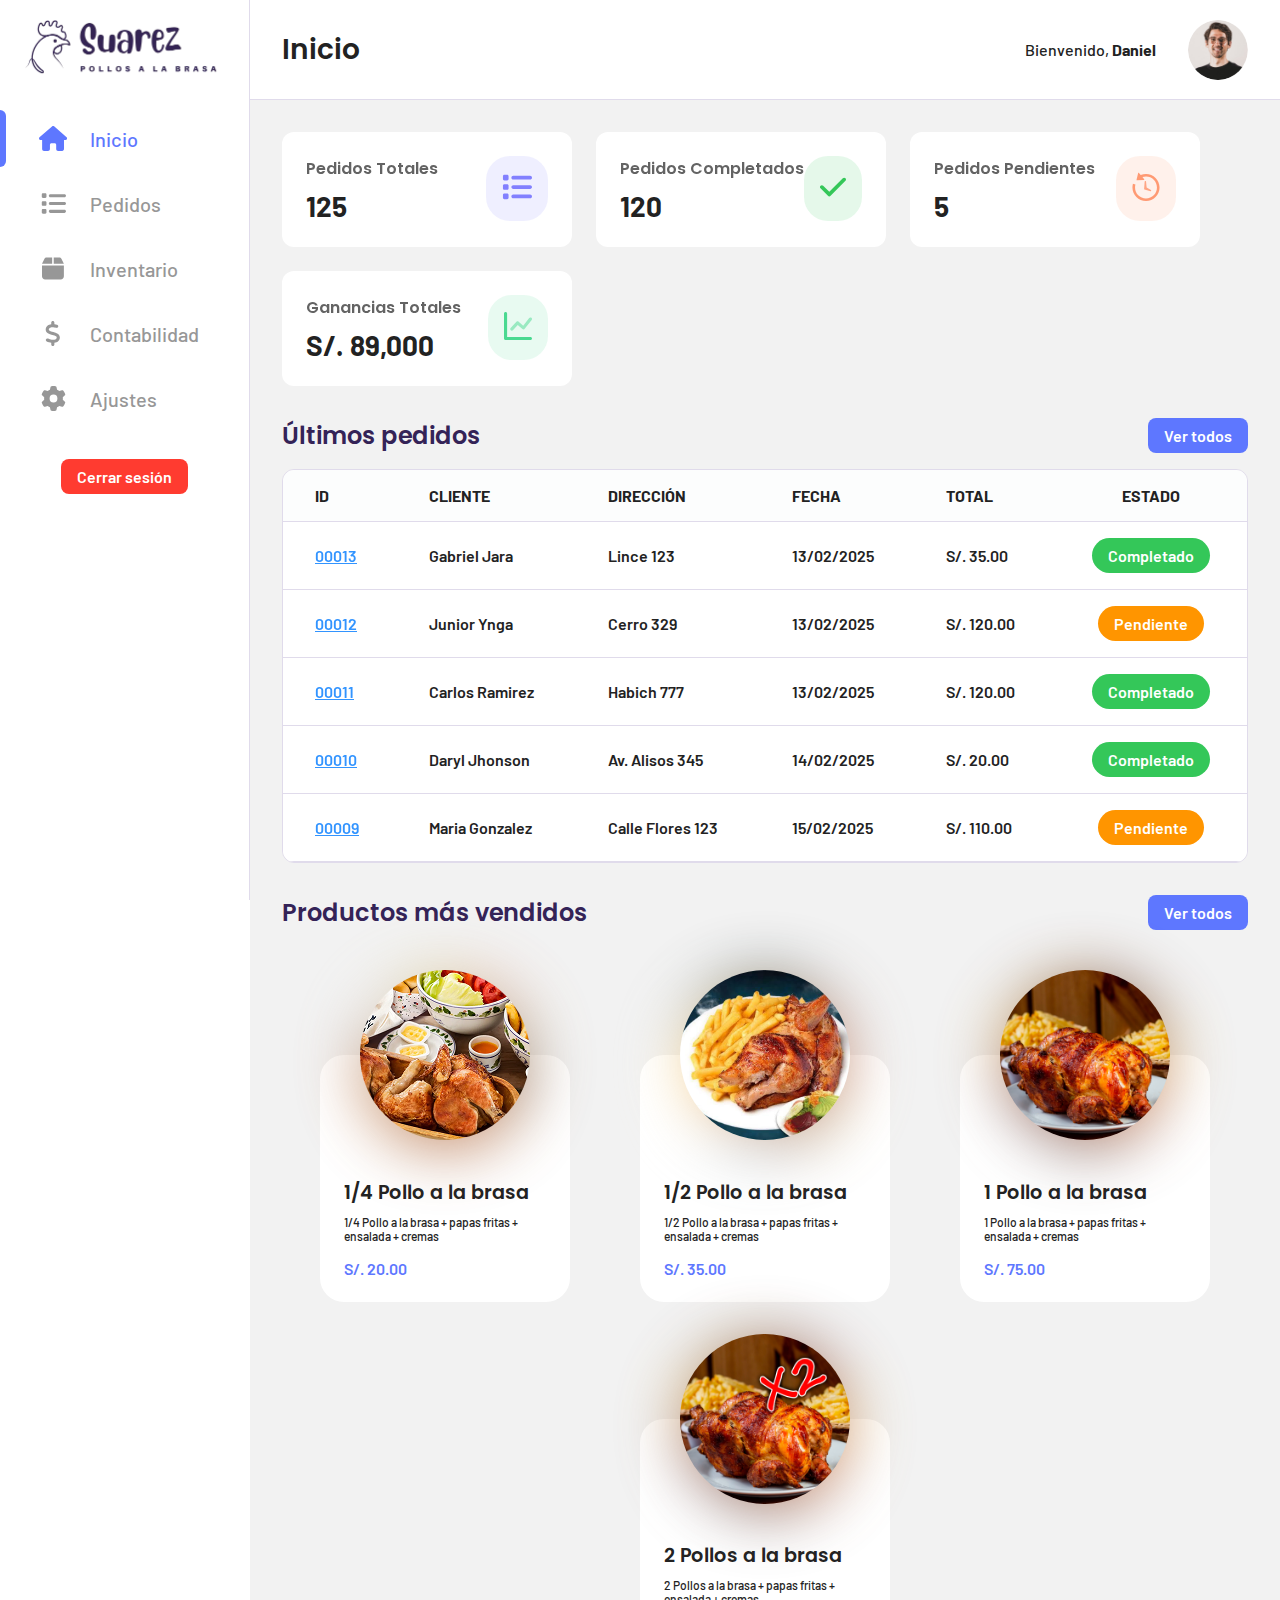
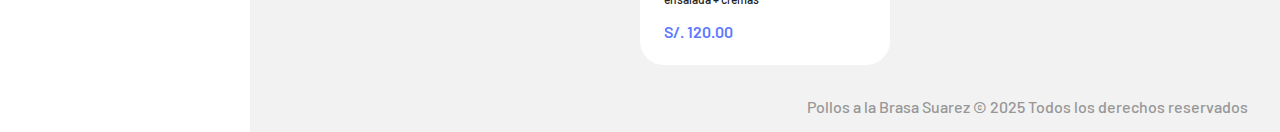
<file: dashboard.html>
<!DOCTYPE html>
<html lang="es-pe">

<head>
    <meta charset="UTF-8">
    <meta name="viewport" content="width=device-width, initial-scale=1.0">
    <title>Pollería Suarez - Inicio</title>
    <link rel="shortcut icon" href="img/icono.png" type="image/x-icon">

    <link rel="stylesheet" href="/css/index.css">
    <link rel="stylesheet" href="/css/sidebar&header.css">
    <link rel="stylesheet" href="/css/dashboard.css">
    <link rel="stylesheet" href="/css/orders-table.css">
    <link rel="stylesheet" href="/css/product-card.css">
    <link rel="stylesheet" href="/css/popup.css">
    <link rel="stylesheet" href="/css/orderDetailPopup.css">
</head>

<body>
    <div class="sidebar" data-page="dashboard"></div>

    <header>
        <h1>Inicio</h1>

        <div class="profile-info">
            <p>Bienvenido, <strong id="user-name">Daniel</strong></p>
            <img src="/img/user-pfp.png" alt="Foto de perfil">
        </div>

        <button id="toggle-sidebar">
            <svg xmlns="http://www.w3.org/2000/svg"
                viewBox="0 0 448 512"><!--!Font Awesome Free 6.7.2 by @fontawesome - https://fontawesome.com License - https://fontawesome.com/license/free Copyright 2025 Fonticons, Inc.-->
                <path
                    d="M0 96C0 78.3 14.3 64 32 64l384 0c17.7 0 32 14.3 32 32s-14.3 32-32 32L32 128C14.3 128 0 113.7 0 96zM0 256c0-17.7 14.3-32 32-32l384 0c17.7 0 32 14.3 32 32s-14.3 32-32 32L32 288c-17.7 0-32-14.3-32-32zM448 416c0 17.7-14.3 32-32 32L32 448c-17.7 0-32-14.3-32-32s14.3-32 32-32l384 0c17.7 0 32 14.3 32 32z" />
            </svg>
        </button>
    </header>

    <main>
        <section id="info-cards">
            <div class="info-card">
                <div class="icon-wrapper">
                    <svg width="30" height="26" viewBox="0 0 30 26" fill="inherit" xmlns="http://www.w3.org/2000/svg">
                        <path
                            d="M2.34375 0.8125C1.56445 0.8125 0.9375 1.43945 0.9375 2.21875V5.03125C0.9375 5.81055 1.56445 6.4375 2.34375 6.4375H5.15625C5.93555 6.4375 6.5625 5.81055 6.5625 5.03125V2.21875C6.5625 1.43945 5.93555 0.8125 5.15625 0.8125H2.34375ZM11.25 1.75C10.2129 1.75 9.375 2.58789 9.375 3.625C9.375 4.66211 10.2129 5.5 11.25 5.5H28.125C29.1621 5.5 30 4.66211 30 3.625C30 2.58789 29.1621 1.75 28.125 1.75H11.25ZM11.25 11.125C10.2129 11.125 9.375 11.9629 9.375 13C9.375 14.0371 10.2129 14.875 11.25 14.875H28.125C29.1621 14.875 30 14.0371 30 13C30 11.9629 29.1621 11.125 28.125 11.125H11.25ZM11.25 20.5C10.2129 20.5 9.375 21.3379 9.375 22.375C9.375 23.4121 10.2129 24.25 11.25 24.25H28.125C29.1621 24.25 30 23.4121 30 22.375C30 21.3379 29.1621 20.5 28.125 20.5H11.25ZM0.9375 11.5938V14.4062C0.9375 15.1855 1.56445 15.8125 2.34375 15.8125H5.15625C5.93555 15.8125 6.5625 15.1855 6.5625 14.4062V11.5938C6.5625 10.8145 5.93555 10.1875 5.15625 10.1875H2.34375C1.56445 10.1875 0.9375 10.8145 0.9375 11.5938ZM2.34375 19.5625C1.56445 19.5625 0.9375 20.1895 0.9375 20.9688V23.7812C0.9375 24.5605 1.56445 25.1875 2.34375 25.1875H5.15625C5.93555 25.1875 6.5625 24.5605 6.5625 23.7812V20.9688C6.5625 20.1895 5.93555 19.5625 5.15625 19.5625H2.34375Z" />
                    </svg>
                </div>
                <div class="card-content">
                    <h2>Pedidos Totales</h2>
                    <p>125</p>
                </div>
            </div>

            <div class="info-card">
                <div class="icon-wrapper">
                    <svg width="26" height="20" viewBox="0 0 26 20" fill="inherit" xmlns="http://www.w3.org/2000/svg">
                        <path
                            d="M25.4545 1.17578C26.1799 1.9082 26.1799 3.09766 25.4545 3.83008L10.5973 18.8301C9.87189 19.5625 8.69377 19.5625 7.96832 18.8301L0.539751 11.3301C-0.185695 10.5977 -0.185695 9.4082 0.539751 8.67578C1.2652 7.94336 2.44332 7.94336 3.16877 8.67578L9.28573 14.8457L22.8313 1.17578C23.5567 0.443359 24.7348 0.443359 25.4603 1.17578H25.4545Z" />
                    </svg>

                </div>
                <div class="card-content">
                    <h2>Pedidos Completados</h2>
                    <p>120</p>
                </div>
            </div>

            <div class="info-card">
                <div class="icon-wrapper">
                    <svg width="28" height="31" viewBox="0 0 28 31" fill="inherit" xmlns="http://www.w3.org/2000/svg">
                        <path opacity="0.78" fill-rule="evenodd" clip-rule="evenodd"
                            d="M12.6312 9.80884C12.6512 9.54834 12.8684 9.34718 13.1297 9.34718H13.5475C13.8044 9.34718 14.0195 9.54183 14.045 9.79743L14.6667 16.0138L19.0814 18.5366C19.2372 18.6256 19.3333 18.7912 19.3333 18.9707V19.3592C19.3333 19.6889 19.0199 19.9284 18.7018 19.8416L12.3987 18.1226C12.1673 18.0595 12.0133 17.841 12.0317 17.6018L12.6312 9.80884Z" />
                        <path opacity="0.901274" fill-rule="evenodd" clip-rule="evenodd"
                            d="M6.72177 0.984388C6.45766 0.66964 5.94772 0.79011 5.85239 1.18977L4.21892 8.03791C4.14124 8.36356 4.39932 8.67206 4.73357 8.65312L11.7783 8.2539C12.1892 8.23062 12.3976 7.74859 12.1331 7.43331L10.3316 5.28647C11.4965 4.88842 12.7317 4.68052 14 4.68052C20.2592 4.68052 25.3333 9.75462 25.3333 16.0139C25.3333 22.2731 20.2592 27.3472 14 27.3472C7.74077 27.3472 2.66667 22.2731 2.66667 16.0139C2.66667 14.9631 2.80896 13.9339 3.08641 12.9448L0.518845 12.2246C0.180793 13.4298 0 14.7007 0 16.0139C0 23.7458 6.26801 30.0139 14 30.0139C21.732 30.0139 28 23.7458 28 16.0139C28 8.28187 21.732 2.01385 14 2.01385C12.0551 2.01385 10.2029 2.41043 8.51974 3.12713L6.72177 0.984388Z" />
                    </svg>

                </div>
                <div class="card-content">
                    <h2>Pedidos Pendientes</h2>
                    <p>5</p>
                </div>
            </div>

            <div class="info-card">
                <div class="icon-wrapper">
                    <svg width="28" height="28" viewBox="0 0 28 28" fill="inherit" xmlns="http://www.w3.org/2000/svg">
                        <path
                            d="M3.11111 24.8889H26.4444C27.3036 24.8889 28 25.5853 28 26.4444C28 27.3036 27.3036 28 26.4444 28H1.55556C0.696446 28 0 27.3036 0 26.4444V1.55556C0 0.696446 0.696446 0 1.55556 0C2.41467 0 3.11111 0.696446 3.11111 1.55556V24.8889Z" />
                        <path opacity="0.5"
                            d="M8.91256 18.175C8.32498 18.8018 7.34057 18.8335 6.71382 18.2459C6.08707 17.6584 6.05531 16.674 6.64289 16.0472L12.4762 9.82498C13.0445 9.21884 13.9888 9.16627 14.6208 9.7056L19.2248 13.6344L25.2235 6.03611C25.7558 5.36181 26.734 5.24673 27.4083 5.77907C28.0826 6.31141 28.1977 7.28959 27.6653 7.96389L20.6653 16.8306C20.1186 17.5231 19.1059 17.6227 18.4347 17.05L13.7306 13.0358L8.91256 18.175Z" />
                    </svg>

                </div>
                <div class="card-content">
                    <h2>Ganancias Totales</h2>
                    <p>S/. 89,000</p>
                </div>
            </div>
        </section>

        <section id="latest-orders">
            <div class="heading">
                <h2>Últimos pedidos</h2>
                <a href="/orders.html" class="btn">Ver todos</a>
            </div>

            <table class="orders-table">
                <thead>
                    <th>ID</th>
                    <th>Cliente</th>
                    <th>Dirección</th>
                    <th>Fecha</th>
                    <th>Total</th>
                    <th>Estado</th>
                </thead>
                <tbody id="orders-table-body" data-offset="0" data-limit="5">

                </tbody>
            </table>
        </section>

        <section id="most-sold">
            <div class="heading">
                <h2>Productos más vendidos</h2>
                <a href="inventory.html" class="btn">Ver todos</a>
            </div>

            <div id="render-products" data-add-btn="false" data-stock-quantity="false" data-offset="0" data-limit="4" class="products-wrapper">

            </div>
        </section>

        <p class="copyright">Pollos a la Brasa Suarez © 2025 Todos los derechos reservados</p>
    </main>

    <!-- Order Detail Popup -->
    <aside id="orderDetailPopup" class="popup">
        <div class="popup-content">
            <button id="closePopup" class="close-btn">✖</button>
            <div class="heading">
                <p>ID del pedido: <span id="OrderID">00001</span></p>
                <p>Fecha: <span id="OrderDate">14/02/2025</span></p>
            </div>
            <div class="customer-info">
                <p>Cliente: <span id="CustomerName">Daryl Jhonson</span></p>
                <p>Dirección: <span id="CustomerAddress">Av. Alisos 345</span></p>
            </div>
            <table class="order-detail-table">
                <thead>
                    <th>ID</th>
                    <th>Producto</th>
                    <th>Cantidad</th>
                    <th>P. Unitario</th>
                    <th>Total</th>
                </thead>
                <tbody id="render-order-products">

                </tbody>
            </table>
            <p class="order-total">Total = S/. <span id="OrderTotal">80.00</span></p>
            <div class="order-options">
                <button class="btn btn-green" id="completeOrderBtn">Completar Pedido</button>
                <button id="PrintOrderBtn">
                    <svg width="18" height="17" viewBox="0 0 18 17" fill="none" xmlns="http://www.w3.org/2000/svg">
                        <path fill-rule="evenodd" clip-rule="evenodd"
                            d="M3.6 0H14.4V3.6H3.6V0ZM2.7 4.5H15.3C16.794 4.5 18 5.706 18 7.2V12.6H14.4V16.2H3.6V12.6H0V7.2C0 5.706 1.206 4.5 2.7 4.5ZM5.4 14.4H12.6V9.9H5.4V14.4ZM15.3 8.1C14.805 8.1 14.4 7.695 14.4 7.2C14.4 6.705 14.805 6.3 15.3 6.3C15.795 6.3 16.2 6.705 16.2 7.2C16.2 7.695 15.795 8.1 15.3 8.1Z"
                            fill="#222222" />
                    </svg>
                </button>
            </div>
        </div>
    </aside>


    <script type="module" src="/js/dashboard.js"></script>
    <script type="module" src="/js/renderOrders.js"></script>
    <script type="module" src="/js/renderProducts.js"></script>
    <script src="/js/printOrderDetail.js"></script>
    <script src="/js/sidebar.js"></script>
    <script src="/js/sidebarLoader.js"></script>
    <script src="/js/popup.js"></script>
</body>

</html>
</file>
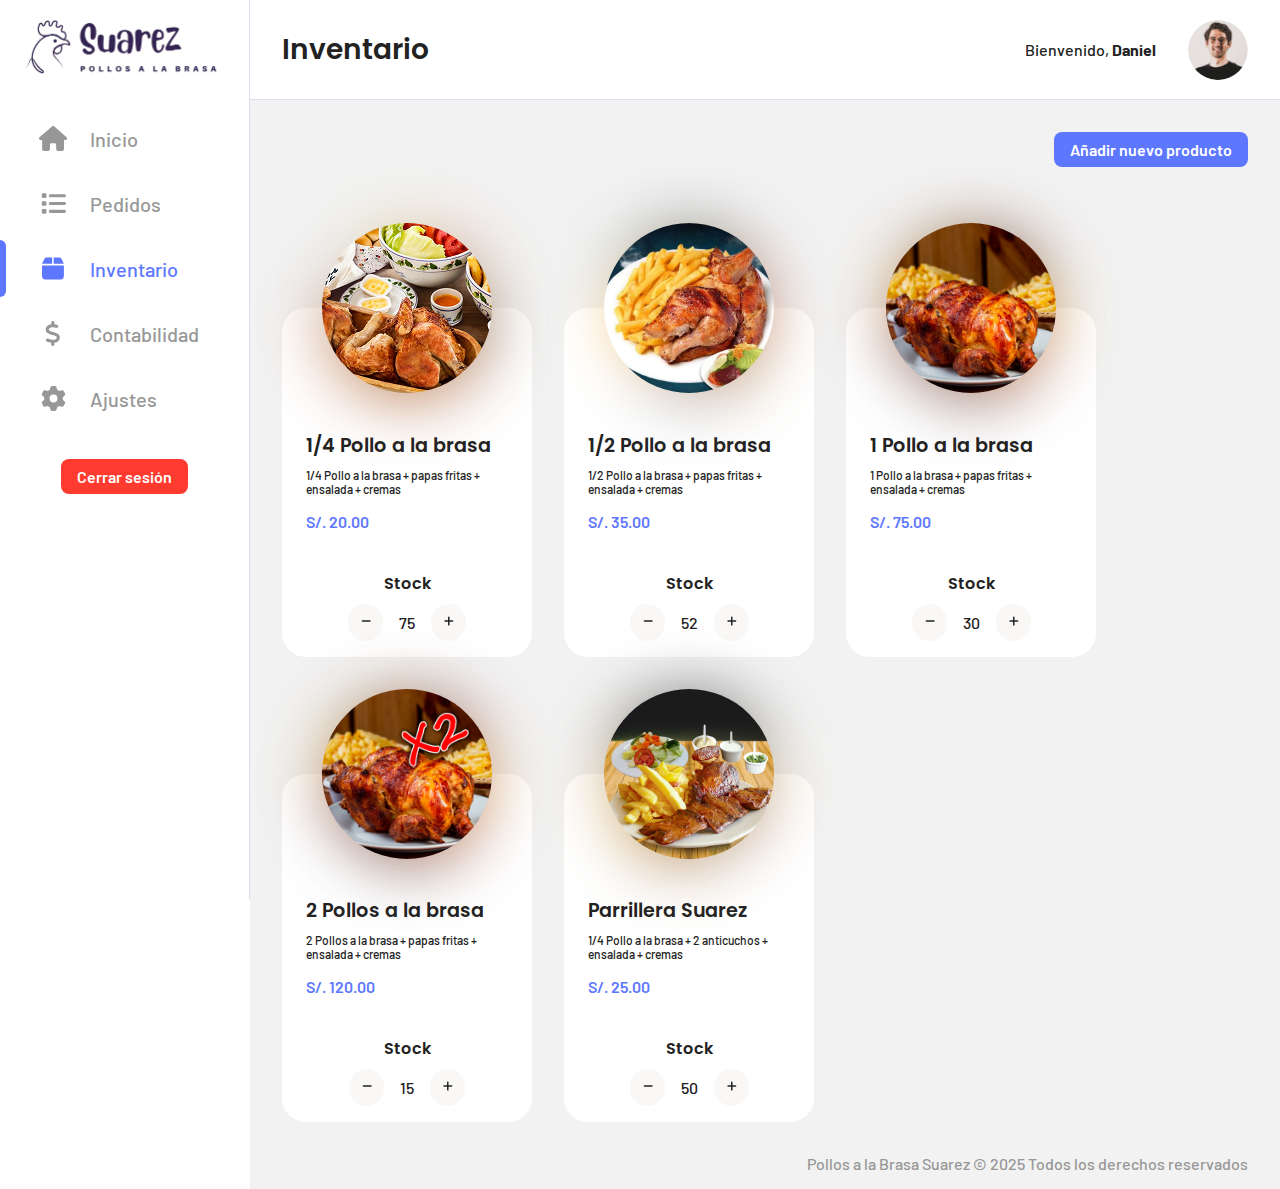
<file: inventory.html>
<!DOCTYPE html>
<html lang="es-pe">

<head>
    <meta charset="UTF-8">
    <meta name="viewport" content="width=device-width, initial-scale=1.0">
    <title>Pollería Suarez</title>
    <link rel="shortcut icon" href="img/icono.png" type="image/x-icon">

    <link rel="stylesheet" href="css/index.css">
    <link rel="stylesheet" href="css/sidebar&header.css">
    <link rel="stylesheet" href="css/product-stock-card.css">
    <link rel="stylesheet" href="css/inventory.css">
    <link rel="stylesheet" href="css/popup.css">
    <link rel="stylesheet" href="css/addProductPopup.css">
</head>

<body>
    <div class="sidebar" data-page="inventory">

    </div>

    <header>
        <h1>Inventario</h1>

        <div class="profile-info">
            <p>Bienvenido, <strong>Daniel</strong></p>
            <img src="img/user-pfp.png" alt="Foto de perfil">
        </div>

        <button id="toggle-sidebar">
            <svg xmlns="http://www.w3.org/2000/svg"
                viewBox="0 0 448 512"><!--!Font Awesome Free 6.7.2 by @fontawesome - https://fontawesome.com License - https://fontawesome.com/license/free Copyright 2025 Fonticons, Inc.-->
                <path
                    d="M0 96C0 78.3 14.3 64 32 64l384 0c17.7 0 32 14.3 32 32s-14.3 32-32 32L32 128C14.3 128 0 113.7 0 96zM0 256c0-17.7 14.3-32 32-32l384 0c17.7 0 32 14.3 32 32s-14.3 32-32 32L32 288c-17.7 0-32-14.3-32-32zM448 416c0 17.7-14.3 32-32 32L32 448c-17.7 0-32-14.3-32-32s14.3-32 32-32l384 0c17.7 0 32 14.3 32 32z" />
            </svg>
        </button>
    </header>

    <main>
        <section id="inventory">
            <div class="heading">
                <a class="btn openPopup" data-target="addProductPopup">Añadir nuevo producto</a>
            </div>

            <div id="render-products" data-add-btn="false" data-stock-quantity="true" data-offset="0" data-limit="10" class="products-wrapper">
                
            </div>
        </section>

        <p class="copyright">Pollos a la Brasa Suarez © 2025 Todos los derechos reservados</p>
    </main>

    <!-- Popup flotante -->
    <aside id="addProductPopup" class="popup">
        <div class="popup-content">
            <button id="closePopup" class="close-btn">✖</button>

            <header class="heading">
                <h2>Añadir Nuevo Producto</h2>
            </header>

            <form action="">
                <div class="form-fields">
                    <div class="form-group">
                        <div class="form-group__heading">
                            <label for="image">Imagen:</label>
                        </div>
                        <label for="image" id="image-box">Subir Imagen del Producto</label>
                        <input type="file" id="image" required>
                    </div>

                    <div class="form-group">
                        <div class="form-group__heading">
                            <label for="name">Producto:</label>
                        </div>
                        <input type="text" id="name" placeholder="Nombre del Producto" required>
                    </div>

                    <div class="form-group">
                        <div class="form-group__heading">
                            <label for="description">Descripción:</label>
                        </div>
                        <textarea id="description" placeholder="Descripción del Producto" required></textarea>
                    </div>

                    <div class="form-group">
                        <div class="form-group__heading">
                            <label for="price">Precio:</label>
                        </div>
                        <input type="number" id="price" placeholder="Precio del Producto"
                            required>
                    </div>
                </div>
                <input type="submit" id="submitBtn" value="Guardar" class="btn">
            </form>

        </div>
    </aside>

    <script type="module" src="/js/renderProducts.js"></script>
    <script src="/js/sidebar.js"></script>
    <script src="/js/sidebarLoader.js"></script>
    <script src="/js/popup.js"></script>
</body>

</html>
</file>
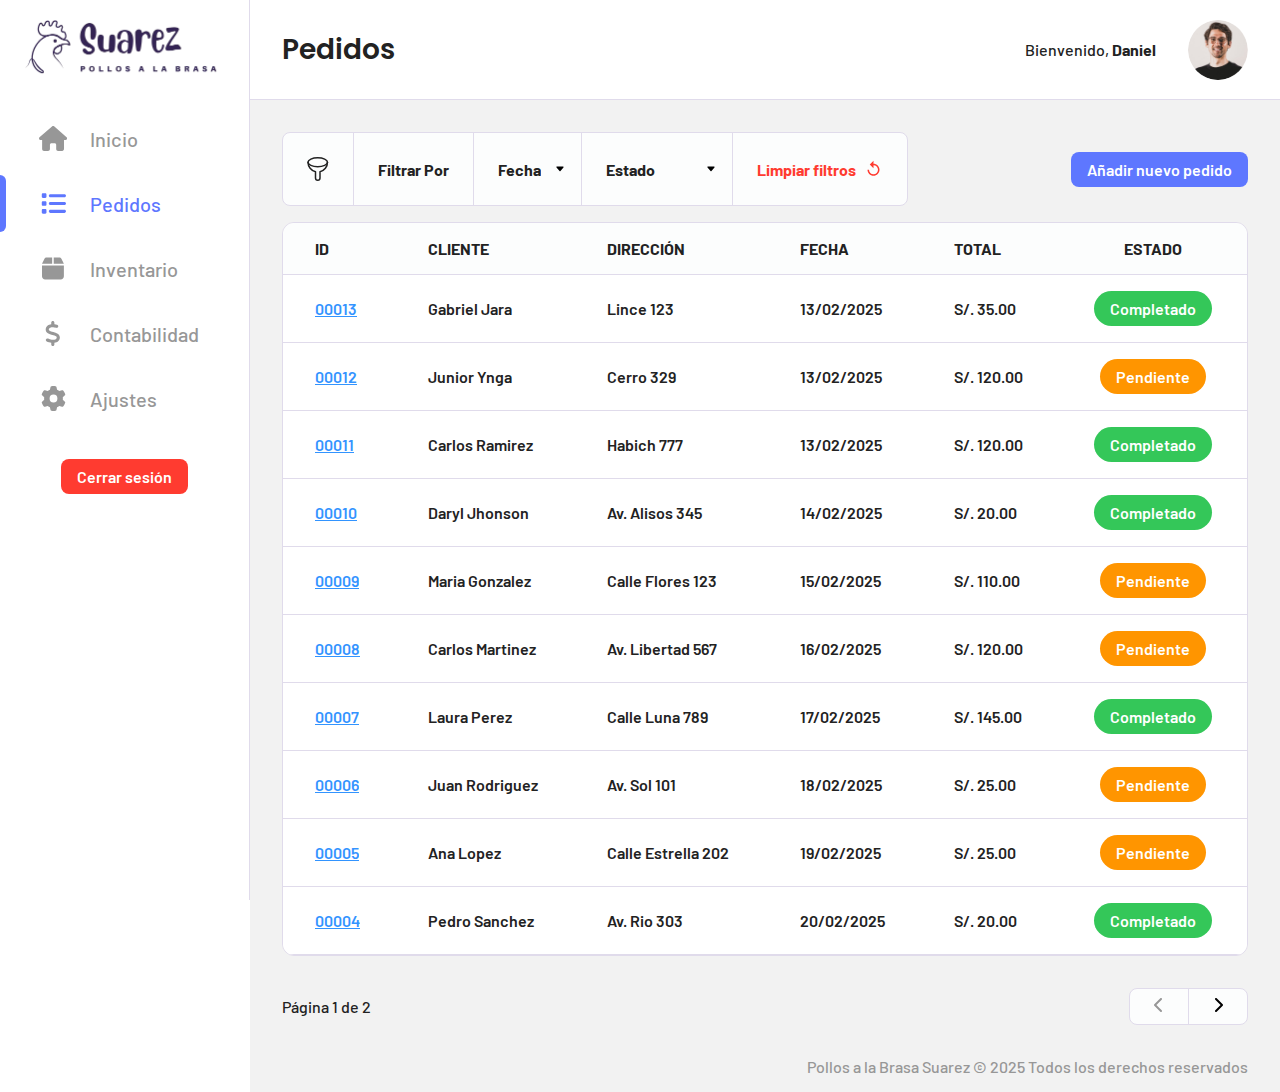
<file: orders.html>
<!DOCTYPE html>
<html lang="es-pe">

<head>
    <meta charset="UTF-8">
    <meta name="viewport" content="width=device-width, initial-scale=1.0">
    <title>Pollería Suarez - Inicio</title>
    <link rel="shortcut icon" href="img/icono.png" type="image/x-icon">

    <link rel="stylesheet" href="css/index.css">
    <link rel="stylesheet" href="css/sidebar&header.css">
    <link rel="stylesheet" href="css/orders.css">
    <link rel="stylesheet" href="css/orders-table.css">
    <link rel="stylesheet" href="css/popup.css">
    <link rel="stylesheet" href="css/orderDetailPopup.css">
    <link rel="stylesheet" href="css/addOrderPopup.css">
    <link rel="stylesheet" href="css/product-add-card.css">
</head>

<body>
    <aside class="sidebar" data-page="orders">
    </aside>

    <header>
        <h1>Pedidos</h1>

        <article class="profile-info">
            <p>Bienvenido, <strong>Daniel</strong></p>
            <img src="img/user-pfp.png" alt="Foto de perfil">
        </article>

        <button id="toggle-sidebar">
            <svg xmlns="http://www.w3.org/2000/svg"
                viewBox="0 0 448 512"><!--!Font Awesome Free 6.7.2 by @fontawesome - https://fontawesome.com License - https://fontawesome.com/license/free Copyright 2025 Fonticons, Inc.-->
                <path
                    d="M0 96C0 78.3 14.3 64 32 64l384 0c17.7 0 32 14.3 32 32s-14.3 32-32 32L32 128C14.3 128 0 113.7 0 96zM0 256c0-17.7 14.3-32 32-32l384 0c17.7 0 32 14.3 32 32s-14.3 32-32 32L32 288c-17.7 0-32-14.3-32-32zM448 416c0 17.7-14.3 32-32 32L32 448c-17.7 0-32-14.3-32-32s14.3-32 32-32l384 0c17.7 0 32 14.3 32 32z" />
            </svg>
        </button>
    </header>

    <main>
        <section id="orders">
            <header class="heading">
                <div class="filter-wrapper">
                    <div class="icon-wrapper">
                        
                        <svg width="22" height="24" viewBox="0 0 22 24" fill="none" xmlns="http://www.w3.org/2000/svg">
                            <path fill-rule="evenodd" clip-rule="evenodd"
                                d="M10.75 9.75C16.1348 9.75 20.5 7.73528 20.5 5.25C20.5 2.76472 16.1348 0.75 10.75 0.75C5.36522 0.75 1 2.76472 1 5.25C1 7.73528 5.36522 9.75 10.75 9.75Z"
                                stroke="#222222" stroke-width="1.5" stroke-linecap="round" stroke-linejoin="round" />
                            <path
                                d="M1 5.25C1.00253 9.76548 4.10614 13.688 8.5 14.729V21C8.5 22.2426 9.50736 23.25 10.75 23.25C11.9926 23.25 13 22.2426 13 21V14.729C17.3939 13.688 20.4975 9.76548 20.5 5.25"
                                stroke="#222222" stroke-width="1.5" stroke-linecap="round" stroke-linejoin="round" />
                        </svg>

                    </div>
                    <div>
                        <p>Filtrar Por</p>
                    </div>
                    <select id="fecha">
                        <option value="">Fecha</option>
                    </select>
                    <select id="filter-status">
                        <option value="" selected>Estado</option>
                        <option value="completado">Completado</option>
                        <option value="pendiente">Pendiente</option>
                    </select>
                    <button id="filter-reset">
                        Limpiar filtros
                        <svg width="19" height="18" viewBox="0 0 19 18" fill="inherit"
                            xmlns="http://www.w3.org/2000/svg">
                            <path
                                d="M9.5 3.75V0.75L5.75 4.5L9.5 8.25V5.25C11.9825 5.25 14 7.2675 14 9.75C14 12.2325 11.9825 14.25 9.5 14.25C7.0175 14.25 5 12.2325 5 9.75H3.5C3.5 13.065 6.185 15.75 9.5 15.75C12.815 15.75 15.5 13.065 15.5 9.75C15.5 6.435 12.815 3.75 9.5 3.75Z" />
                        </svg>
                    </button>
                </div>
                <button id="reset-filter-mobile">
                    Limpiar filtros
                    <svg width="19" height="18" viewBox="0 0 19 18" fill="inherit" xmlns="http://www.w3.org/2000/svg">
                        <path
                            d="M9.5 3.75V0.75L5.75 4.5L9.5 8.25V5.25C11.9825 5.25 14 7.2675 14 9.75C14 12.2325 11.9825 14.25 9.5 14.25C7.0175 14.25 5 12.2325 5 9.75H3.5C3.5 13.065 6.185 15.75 9.5 15.75C12.815 15.75 15.5 13.065 15.5 9.75C15.5 6.435 12.815 3.75 9.5 3.75Z" />
                    </svg>
                </button>
                <a class="btn openPopup" data-target="addOrderPopup">Añadir nuevo pedido</a>
            </header>

            <table class="orders-table">
                <thead>
                    <th>ID</th>
                    <th>Cliente</th>
                    <th>Dirección</th>
                    <th>Fecha</th>
                    <th>Total</th>
                    <th>Estado</th>
                </thead>
                <tbody id="orders-table-body" data-offset="0" data-limit="10">

                </tbody>
            </table>

            <article class="pagination">
                <p>Página <span id="actualPage">1</span> de <span id="totalPages"></span></p>
                <div class="arrows-wrapper">
                    <div id="prev-page" class="arrow-prev disabled">
                        <svg xmlns="http://www.w3.org/2000/svg"
                            viewBox="0 0 320 512"><!--!Font Awesome Free 6.7.2 by @fontawesome - https://fontawesome.com License - https://fontawesome.com/license/free Copyright 2025 Fonticons, Inc.-->
                            <path
                                d="M9.4 233.4c-12.5 12.5-12.5 32.8 0 45.3l192 192c12.5 12.5 32.8 12.5 45.3 0s12.5-32.8 0-45.3L77.3 256 246.6 86.6c12.5-12.5 12.5-32.8 0-45.3s-32.8-12.5-45.3 0l-192 192z" />
                        </svg>
                    </div>
                    <div id="next-page" class="arrow-next">
                        <svg xmlns="http://www.w3.org/2000/svg"
                            viewBox="0 0 320 512"><!--!Font Awesome Free 6.7.2 by @fontawesome - https://fontawesome.com License - https://fontawesome.com/license/free Copyright 2025 Fonticons, Inc.-->
                            <path
                                d="M310.6 233.4c12.5 12.5 12.5 32.8 0 45.3l-192 192c-12.5 12.5-32.8 12.5-45.3 0s-12.5-32.8 0-45.3L242.7 256 73.4 86.6c-12.5-12.5-12.5-32.8 0-45.3s32.8-12.5 45.3 0l192 192z" />
                        </svg>
                    </div>
                </div>
            </article>
        </section>

        <p class="copyright">Pollos a la Brasa Suarez © 2025 Todos los derechos reservados</p>
    </main>

    <!-- Add Order Popup -->
    <aside id="addOrderPopup" class="popup">
        <div class="popup-content">
            <button id="closePopup" class="close-btn">✖</button>

            <header class="heading">
                <p>ID del pedido: <span id="OrderID">00001</span></p>
                <p>Fecha: <span id="OrderDate">14/02/2025</span></p>
            </header>

            <div class="customer-info">
                <p>Cliente: <input type="text" id="customer-name"></p>
                <p>Dirección: <input type="text" id="customer-address"></p>
            </div>

            <table class="order-detail-table">
                <thead>
                    <th>ID</th>
                    <th>Producto</th>
                    <th>Cantidad</th>
                    <th>P. Unitario</th>
                    <th>Total</th>
                </thead>
                <tbody>
                    <tr>
                        <td>00001</td>
                        <td>1/4 Pollo a la brasa</td>
                        <td>
                            <div class="quantity">
                                <div class="icon minus">
                                    <svg width="19" height="18" viewBox="0 0 19 18" fill="none"
                                        xmlns="http://www.w3.org/2000/svg">
                                        <rect x="5.71118" y="8.25" width="9" height="1.5" rx="0.75" fill="#222222" />
                                    </svg>
                                </div>
                                <p>02</p>
                                <div class="icon plus">
                                    <svg width="19" height="18" viewBox="0 0 19 18" fill="none"
                                        xmlns="http://www.w3.org/2000/svg">
                                        <rect x="5.28857" y="8.25" width="9" height="1.5" rx="0.75" fill="#222222" />
                                        <path fill-rule="evenodd" clip-rule="evenodd"
                                            d="M10.5386 5.0625V12.9375C10.5386 13.2482 10.2028 13.5 9.78857 13.5C9.37436 13.5 9.03857 13.2482 9.03857 12.9375V5.0625C9.03857 4.75184 9.37436 4.5 9.78857 4.5C10.2028 4.5 10.5386 4.75184 10.5386 5.0625Z"
                                            fill="#222222" />
                                    </svg>
                                </div>
                            </div>
                        </td>
                        <td>S/. 20.00</td>
                        <td>S/. 125.00</td>
                    </tr>
                </tbody>
            </table>

            <p class="order-total">Total = S/. <span id="OrderTotal">80.00</span></p>
            <div class="order-options">
                <button class="btn btn-green">Guardar Pedido</button>
            </div>

            <div id="render-products" data-add-btn="true" data-stock-quantity="false" data-offset="0" data-limit="4" class="products-wrapper">

            </div>
        </div>
    </aside>

    <!-- Order Detail Popup -->
    <aside id="orderDetailPopup" class="popup">
        <div class="popup-content">
            <button id="closePopup" class="close-btn">✖</button>
            <div class="heading">
                <p>ID del pedido: <span id="OrderID">00001</span></p>
                <p>Fecha: <span id="OrderDate">14/02/2025</span></p>
            </div>
            <div class="customer-info">
                <p>Cliente: <span id="CustomerName">Daryl Jhonson</span></p>
                <p>Dirección: <span id="CustomerAddress">Av. Alisos 345</span></p>
            </div>
            <table class="order-detail-table">
                <thead>
                    <th>ID</th>
                    <th>Producto</th>
                    <th>Cantidad</th>
                    <th>P. Unitario</th>
                    <th>Total</th>
                </thead>
                <tbody id="render-order-products">

                </tbody>
            </table>
            <p class="order-total">Total = S/. <span id="OrderTotal">80.00</span></p>
            <div class="order-options">
                <button class="btn btn-green">Completar Pedido</button>
                <button id="PrintOrderBtn">
                    <svg width="18" height="17" viewBox="0 0 18 17" fill="none" xmlns="http://www.w3.org/2000/svg">
                        <path fill-rule="evenodd" clip-rule="evenodd"
                            d="M3.6 0H14.4V3.6H3.6V0ZM2.7 4.5H15.3C16.794 4.5 18 5.706 18 7.2V12.6H14.4V16.2H3.6V12.6H0V7.2C0 5.706 1.206 4.5 2.7 4.5ZM5.4 14.4H12.6V9.9H5.4V14.4ZM15.3 8.1C14.805 8.1 14.4 7.695 14.4 7.2C14.4 6.705 14.805 6.3 15.3 6.3C15.795 6.3 16.2 6.705 16.2 7.2C16.2 7.695 15.795 8.1 15.3 8.1Z"
                            fill="#222222" />
                    </svg>
                </button>
            </div>
        </div>
    </aside>

    <script type="module" src="/js/renderOrders.js"></script>
    <script type="module" src="/js/renderProducts.js"></script>
    <script src="/js/printOrderDetail.js"></script>
    <script src="/js/sidebar.js"></script>
    <script src="/js/sidebarLoader.js"></script>
    <script src="/js/popup.js"></script>
</body>

</html>
</file>
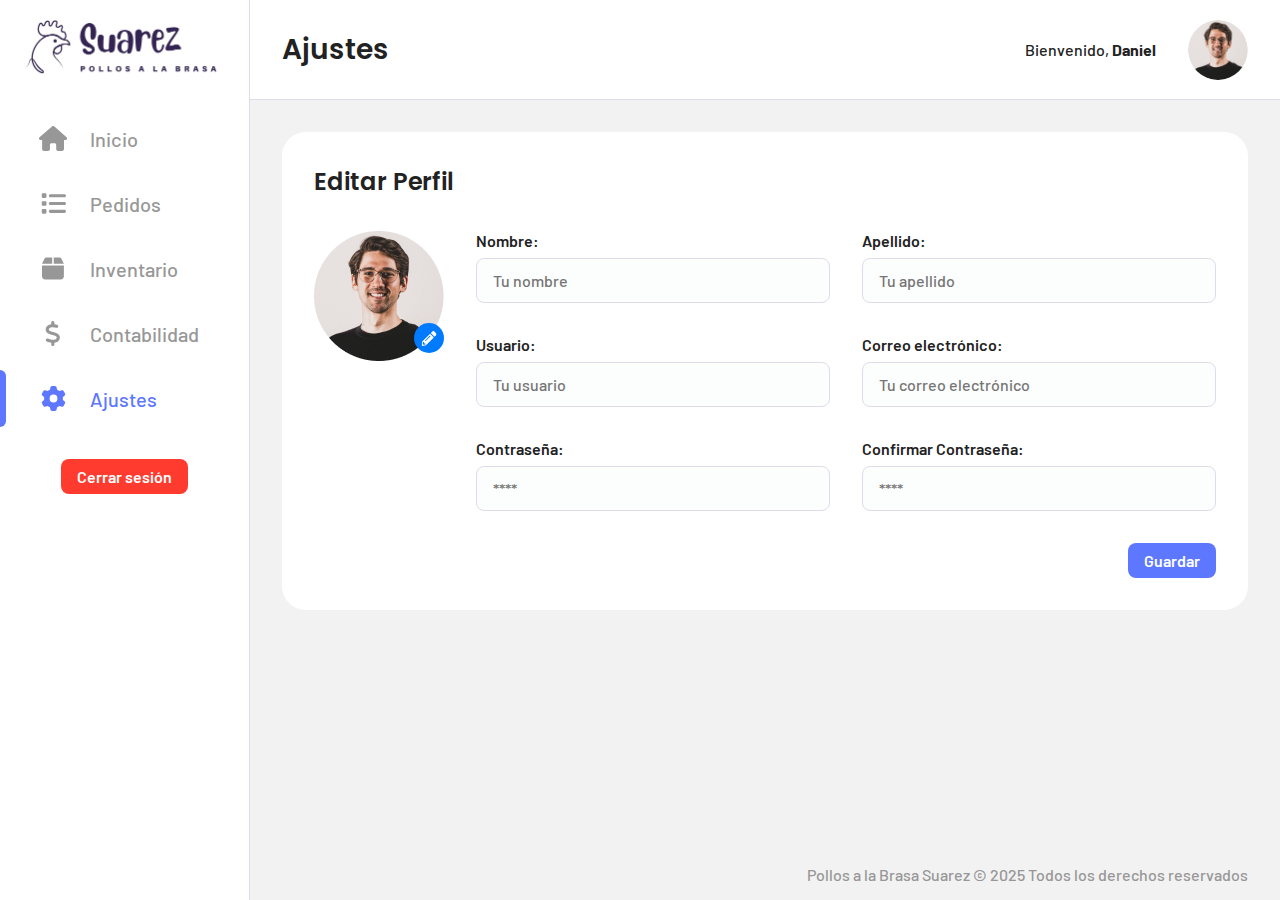
<file: settings.html>
<!DOCTYPE html>
<html lang="es-pe">

<head>
    <meta charset="UTF-8">
    <meta name="viewport" content="width=device-width, initial-scale=1.0">
    <title>Pollería Suarez - Inicio</title>
    <link rel="shortcut icon" href="img/icono.png" type="image/x-icon">

    <link rel="stylesheet" href="/css/index.css">
    <link rel="stylesheet" href="/css/sidebar&header.css">
    <link rel="stylesheet" href="/css/settings.css">
</head>

<body>
    <div class="sidebar" data-page="settings"></div>

    <header>
        <h1>Ajustes</h1>

        <div class="profile-info">
            <p>Bienvenido, <strong>Daniel</strong></p>
            <img src="/img/user-pfp.png" alt="Foto de perfil">
        </div>

        <button id="toggle-sidebar">
            <svg xmlns="http://www.w3.org/2000/svg"
                viewBox="0 0 448 512"><!--!Font Awesome Free 6.7.2 by @fontawesome - https://fontawesome.com License - https://fontawesome.com/license/free Copyright 2025 Fonticons, Inc.-->
                <path
                    d="M0 96C0 78.3 14.3 64 32 64l384 0c17.7 0 32 14.3 32 32s-14.3 32-32 32L32 128C14.3 128 0 113.7 0 96zM0 256c0-17.7 14.3-32 32-32l384 0c17.7 0 32 14.3 32 32s-14.3 32-32 32L32 288c-17.7 0-32-14.3-32-32zM448 416c0 17.7-14.3 32-32 32L32 448c-17.7 0-32-14.3-32-32s14.3-32 32-32l384 0c17.7 0 32 14.3 32 32z" />
            </svg>
        </button>
    </header>

    <main>
        <section id="editProfile">
            <div class="heading">
                <h2>Editar Perfil</h2>
            </div>
            <form action="">
                <div class="form-fields">
                    <div class="form-group pfp">
                        <img src="/img/user-pfp.png" id="imagenMostrada" alt="Profile Picture">
                        <label for="pfp">
                            <svg width="16" height="15" viewBox="0 0 16 15" fill="none"
                                xmlns="http://www.w3.org/2000/svg">
                                <g clip-path="url(#clip0_190_9213)">
                                    <path
                                        d="M15.1127 4.16318L13.7672 5.51376C13.6301 5.65146 13.4083 5.65146 13.2711 5.51376L10.0315 2.26181C9.89436 2.12412 9.89436 1.90146 10.0315 1.76376L11.377 0.413178C11.9227 -0.134674 12.81 -0.134674 13.3587 0.413178L15.1127 2.17392C15.6614 2.72177 15.6614 3.6124 15.1127 4.16318ZM8.87579 2.92392L1.21174 10.6173L0.593014 14.1768C0.508377 14.6573 0.925726 15.0733 1.40436 14.9913L4.95037 14.3673L12.6144 6.67392C12.7516 6.53622 12.7516 6.31357 12.6144 6.17587L9.37486 2.92392C9.23477 2.78622 9.01296 2.78622 8.87579 2.92392ZM4.20323 9.9581C4.04271 9.79697 4.04271 9.53915 4.20323 9.37802L8.69776 4.8663C8.85828 4.70517 9.11511 4.70517 9.27563 4.8663C9.43615 5.02744 9.43615 5.28525 9.27563 5.44638L4.7811 9.9581C4.62058 10.1192 4.36375 10.1192 4.20323 9.9581ZM3.14964 12.422H4.55054V13.4854L2.66809 13.8165L1.76042 12.9054L2.09022 11.0157H3.14964V12.422Z"
                                        fill="white" />
                                </g>
                                <defs>
                                    <clipPath id="clip0_190_9213">
                                        <rect width="14.9429" height="15" fill="white"
                                            transform="translate(0.581055)" />
                                    </clipPath>
                                </defs>
                            </svg>

                        </label>
                        <input type="file" name="pfp" id="pfp" required>
                    </div>
                    <div class="form-group">
                        <div class="form-group__heading">
                            <label for="name">Nombre:</label>
                        </div>
                        <input type="text" name="name" placeholder="Tu nombre" required>
                    </div>
                    <div class="form-group">
                        <div class="form-group__heading">
                            <label for="last_name">Apellido:</label>
                        </div>
                        <input type="text" name="last_name" placeholder="Tu apellido" required>
                    </div>
                    <div class="form-group">
                        <div class="form-group__heading">
                            <label for="user_name">Usuario:</label>
                        </div>
                        <input type="text" name="user_name" placeholder="Tu usuario" required>
                    </div>
                    <div class="form-group">
                        <div class="form-group__heading">
                            <label for="email">Correo electrónico:</label>
                        </div>
                        <input type="email" name="email" placeholder="Tu correo electrónico" required>
                    </div>
                    <div class="form-group">
                        <div class="form-group__heading">
                            <label for="password">Contraseña:</label>
                        </div>
                        <input type="password" name="password" placeholder="****" required>
                    </div>
                    <div class="form-group">
                        <div class="form-group__heading">
                            <label for="password">Confirmar Contraseña:</label>
                        </div>
                        <input type="password" placeholder="****" required>
                    </div>
                </div>
                <input type="submit" id="submitBtn" value="Guardar" class="btn">
            </form>
        </section>

        <p class="copyright">Pollos a la Brasa Suarez © 2025 Todos los derechos reservados</p>
    </main>

    <script type="module" src="/js/renderUserInfo.js"></script>
    <script src="/js/sidebar.js"></script>
    <script src="/js/sidebarLoader.js"></script>
</body>

</html>
</file>
<file: css/index.css>
@import url('https://fonts.googleapis.com/css2?family=Barlow:ital,wght@0,100;0,200;0,300;0,400;0,500;0,600;0,700;0,800;0,900;1,100;1,200;1,300;1,400;1,500;1,600;1,700;1,800;1,900&family=Poppins:ital,wght@0,100;0,200;0,300;0,400;0,500;0,600;0,700;0,800;0,900;1,100;1,200;1,300;1,400;1,500;1,600;1,700;1,800;1,900&display=swap');

:root {
    --primary: #342357;
    --secondary: #5E77FF;
    --tertiary: #222222;

    --gray: #979797;
    --light: #fff;
    --semi-light: #f2f2f2;
    --border-light: #E0DBEB;
    --background-light: #FCFDFD;

    --red: #ff3b30;
    --green: #34C759;
    --blue: #007AFF;
    --orange: #FF9500;

    --radius-l: 24px;
    --radius-m: 12px;
    --radius-s: 8px;
}

* {
    margin: 0;
    padding: 0;
    box-sizing: border-box;
    font-family: 'Barlow';
    color: var(--tertiary);
}

body {
    font-weight: 500;
}

h1,
h2,
h3 {
    font-family: 'Poppins';
    font-weight: 600;
}

img {
    display: block;
    max-width: 100%;
}

input,
textarea {
    background: var(--background-light);
    border: 1px solid var(--border-light);
    border-radius: var(--radius-s);
    padding: 1rem;
    font-size: 1em;
    font-weight: 500;
    resize: vertical;
}

input:focus {
    outline: none;
    border-color: var(--secondary);
}

a {
    display: block;
    text-decoration: none;    
    cursor: pointer;
}

.link{
    text-decoration: underline;
    opacity: 0.8;
    transition: all ease 0.3s;
}

.link:hover {
    opacity: 1;
}

.btn {
    background: var(--secondary);
    min-width: max-content;
    color: var(--light);
    border: none;
    text-decoration: none;
    opacity: 1;
    border-radius: var(--radius-s);
    padding: .5rem 1rem;
    font-size: 1em;
    font-weight: 600;
    cursor: pointer;
    transition: all ease 0.3s;
}

.btn:hover {
    transform: scale(1.02);
}

.btn-red{
    background: var(--red);
}

.btn-green{
    background: var(--green);
}

main {
    background: var(--semi-light);
    width: 100%;
    min-height: calc(100vh - 100px);
    padding: 2rem;
    padding-bottom: 1rem;
    display: flex;
    flex-direction: column;
    gap: 2rem;
}

.copyright{
    margin: auto 0 0 auto;
    color: var(--gray);
}

@media screen and (max-width: 600px) {
    main {
        padding: 2rem 1rem 1rem 1rem;
        gap: 2rem;
    }

    .copyright{
        font-size: .75rem;
        margin: auto;
    }
}
</file>
<file: css/sidebar&header.css>
.sidebar {
    position: fixed;
    top: 0;
    left: 0;
    height: 100%;
    width: 250px;
    z-index: 999;
    background-color: var(--light);
    border-right: 1px solid var(--border-light);
    padding: 1rem 0;

    display: flex;
    flex-direction: column;
    align-items: center;
    gap: 2rem;
    transition: all 0.5s ease;
}

.sidebar nav {
    width: 100%;
    display: flex;
    flex-direction: column;
    gap: .5rem;
}

.nav-link {
    width: 100%;
    font-size: 20px;
    color: var(--gray);
    fill: var(--gray);
    position: relative;

    display: grid;
    grid-template-columns: 1fr 3fr;
    align-items: center;
    gap: 1rem;
    padding: 1rem 2rem;
}

.nav-link svg {
    height: 25px;
    width: auto;
    margin: auto;
}

.nav-link.active {
    color: var(--secondary);
    fill: var(--secondary)
}

.nav-link.active::before {
    content: "";
    position: absolute;
    top: 0;
    left: 0;
    height: 100%;
    width: 6px;
    background-color: var(--secondary);
    border-radius: 0 var(--radius-s) var(--radius-s) 0;
}

body {
    margin-left: 250px;
}

body>header {
    width: 100%;
    height: 100px;
    background-color: var(--light);
    border-bottom: 1px solid var(--border-light);
    padding: 1rem 2rem;

    display: flex;
    justify-content: space-between;
    align-items: center;
    gap: 2rem;
    transition: all 0.5s ease;

    h1 {
        font-size: 1.75rem;
    }

    .profile-info {
        display: flex;
        align-items: center;
        gap: 2rem;
    }

    .profile-info img {
        border-radius: 99rem;
        width: 60px;
    }
}

#toggle-sidebar {
    display: none;
}

#backdrop {
    width: 100%;
    height: 100%;
    position: fixed;
    top: 0;
    left: 0;
    z-index: 998;
    background: rgb(0, 0, 0, .5);
}

@media screen and (max-width: 1100px) {
    #toggle-sidebar {
        display: block;
        background: none;
        outline: none;
        border: none;

        & svg {
            height: 30px;
            width: auto;
        }
    }

    .sidebar {
        transform: translateX(-100%);
        overflow: hidden;

        &.open {
            transform: translateX(0%);
        }
    }

    body {
        margin-left: 0;
    }

    header {

        & h1 {
            font-size: 1.5rem;
        }

        & .profile-info p {
            display: none;
        }
    }
}
</file>
<file: css/dashboard.css>
#info-cards {
    display: flex;
    flex-wrap: wrap;
    gap: 1.5rem;
}

.info-card {
    width: 100%;
    max-width: 290px;
    background-color: #fff;
    border-radius: var(--radius-m);
    padding: 1.5rem;

    display: flex;
    justify-content: space-between;
    align-items: start;

    & .icon-wrapper {
        padding: 1rem;
        border-radius: var(--radius-l);

        & svg {
            height: 30px;
        }
    }

    & .card-content {

        order: -1;
        display: flex;
        flex-direction: column;
        gap: .5rem;

        & h2 {
            font-size: 1rem;
            opacity: .7;
        }

        & p {
            font-size: 1.75rem;
            font-weight: bold;
        }
    }
}

.info-card:nth-child(1) {
    & .icon-wrapper {
        background: #8280FF21;
        fill: #8280FF;
    }
}

.info-card:nth-child(2) {
    & .icon-wrapper {
        background: #34C75921;
        fill: #34C759;
    }
}

.info-card:nth-child(3) {
    & .icon-wrapper {
        background: #FF906621;
        fill: #FF9066;
    }
}

.info-card:nth-child(4) {
    & .icon-wrapper {
        background: #4AD99121;
        fill: #4AD991;
    }
}

section {
    width: 100%;
    max-width: 1300px;
}

#latest-orders,
#most-sold {
    display: flex;
    flex-direction: column;
    align-items: stretch;
    gap: 1rem;

    & .heading {
        display: flex;
        align-items: center;
        justify-content: space-between;
        gap: 1rem;

        & h2 {
            font-size: 1.5rem;
            color: var(--primary);
        }
    }
}

#most-sold {
    gap: 2.5rem;
}


@media screen and (max-width: 600px) {
    #info-cards {
        display: grid;
        grid-template-columns: 1fr 1fr;
        gap: .5rem;

        & .info-card {
            padding: 1rem;

            & .icon-wrapper {
                display: none;
            }

        }
    }

    #latest-orders,
    #most-sold {
        & .heading {
            & h2 {
                font-size: 1.25rem;
            }
        }
    }
}
</file>
<file: css/orders-table.css>
.orders-table {
    border: 1px solid var(--border-light);
    border-radius: var(--radius-m);
    overflow: hidden;
    border-spacing: 0;

    & thead {
        font-weight: bolder;
        text-transform: uppercase;
        background: var(--background-light);
    }

    & tbody {
        font-weight: 600;
        background: var(--light);
    }

    & th,
    & td {
        padding: 1rem 2rem;
        border-bottom: 1px solid var(--border-light);
    }

    & th:not(:last-child),
    & td:not(:last-child) {
        text-align: start;
    }

    & .link {
        color: var(--blue);
    }

    & .tag {
        margin: auto;
        width: fit-content;
        padding: .5rem 1rem;
        border-radius: var(--radius-l);

        &.tag-success {
            background: var(--green);
            color: var(--light);
        }

        &.tag-pending {
            background: var(--orange);
            color: var(--light);
        }
    }
}

@media screen and (max-width: 992px) {
    .orders-table {

        & th,
        & td {
            padding: 1rem;
        }
    }
}

@media screen and (max-width: 768px) {
    .orders-table {

        th:nth-child(3),
        td:nth-child(3),
        th:nth-child(4),
        td:nth-child(4) {
            display: none;
        }
    }
}

@media screen and (max-width: 600px) {
    .orders-table {

        th:nth-child(2),
        td:nth-child(2) {
            display: none;
        }
    }
}
</file>
<file: css/product-card.css>
.products-wrapper{
    display: flex;
    flex-wrap: wrap;
    justify-content: space-evenly;
    gap: 2rem;
}

.product-card__wrapper {
    padding-top: 85px;
    max-width: 250px;
}

.product-card {
    background: #fff;
    color: var(--terciary);
    border-radius: 24px;
    display: grid;
    grid-template-rows: 2fr 3fr;
    position: relative;

    img {
        width: 170px;
        aspect-ratio: 1;
        border-radius: 999rem;
        object-fit: cover;
    
        position: absolute;
        top: 0;
        left: 50%;
        transform: translateX(-50%) translateY(-50%);

        &:nth-of-type(1) {
            top: .5rem;
            opacity: .7;
            filter: blur(2rem);
        }
    }

    .product-info {
        padding: 1.5rem;
        grid-row: 2/3;

        h2 {
            font-size: 1.2rem;
            margin-bottom: 0.5rem;
        }

        p {
            font-size: 0.75rem;
            margin-bottom: 1rem;
        }

        .price {
            font-weight: 600;
            color: var(--secondary);
        }
    }
}

@media screen and (max-width: 768px) {
    .product-card__wrapper {
        padding-top: 0;
        padding-left: 40px;
        max-width: 400px;
    }

    .product-card {
        display: grid;
        grid-template-rows: 1fr;
        position: relative;
        border-radius: 16px;

        img {
            width: 80px;
    
            top: 50% !important;
            left: 0;
            transform: translateX(-50%) translateY(-50%);

            &:nth-of-type(1) {
                filter: blur(25px);
            }
        }

        .product-info {
            padding: 1rem;
            padding-left: calc(40px + 1.5rem);
            grid-row: auto;

            h2 {
                font-size: .85rem;
                margin-bottom: .25rem;
            }

            p {
                font-size: .75rem;
                margin-bottom: .5rem;
            }

            .price {
                font-size: .85rem;
            }
        }
    }
}

@media screen and (max-width: 600px) {
    .products-wrapper{
        justify-content: center;
    }
    
}
</file>
<file: css/popup.css>
/* Estilo del popup flotante */
.popup {
    position: fixed;
    top: 0;
    left: 0;
    width: 100%;
    height: 100%;
    padding: 2rem;
    background-color: rgba(0, 0, 0, 0.5);
    display: none;
    opacity: 0;
    place-items: center;
    z-index: 999;
    overflow-y: scroll; /* Para que el contenido se pueda desplazar */

    transition: all ease-out 0.3s;
}

/* Contenido del popup */
.popup-content {
    background: var(--light);
    width: 100%;
    max-width: 1140px;
    transform: translateY(10px);

    padding: 2rem;
    padding-top: 3rem;
    border-radius: var(--radius-m);
    position: relative;
    top: 0;

    transition: all ease-out 0.3s;
}

/* Botón para cerrar */
.close-btn {
    position: absolute;
    top: .75rem;
    right: 1rem;
    background: none;
    border: none;
    font-size: 20px;
    cursor: pointer;
}

@media screen and (max-width: 768px) {
    .popup {
        padding: 1rem;
    }

    .popup-content {
        padding: 1rem;
        padding-top: 3rem;
    }
}
</file>
<file: css/orderDetailPopup.css>
.popup-content {
    display: flex;
    flex-direction: column;
    gap: 2rem;

    .heading {
        display: flex;
        justify-content: space-between;
        font-weight: 600;
    }
    
    .customer-info {
        display: flex;
        flex-direction: column;
        gap: 1rem;
        font-weight: 600;
    }
}

.quantity {
    display: flex;
    justify-content: center;
    align-items: center;
    gap: 1rem;

    .icon {
        background: #F9F8F6;
        padding: .5rem;
        border-radius: 99rem;
        cursor: pointer;
    }
}

.order-detail-table {
    width: 100%;
    border: 1px solid var(--border-light);
    border-radius: var(--radius-m);
    overflow: hidden;
    border-spacing: 0;

    & thead {
        font-weight: bolder;
        text-transform: uppercase;
        background: var(--background-light);
    }

    & tbody {
        font-weight: 600;
        background: var(--light);
    }

    & th,
    & td {
        padding: 1rem 2rem;
        border-bottom: 1px solid var(--border-light);
        text-align: center;
    }

    & th:not(:nth-child(n+3)),
    & td:not(:nth-child(n+3)) {
        text-align: left;
    }
}

.order-total{
    margin-left: auto;
    font-weight: 800;
    font-size: 1.5rem;
}

.order-options{
    margin-left: auto;
    display: flex;
    gap: 1rem;
}

#PrintOrderBtn{
    cursor: pointer;
    padding: .7rem;
    background: var(--background-light);
    border: 1px solid var(--gray);
    border-radius: var(--radius-s);
    transition: all ease .3s;

    &:hover{
        scale: 1.05;
    }
}

@media screen and (max-width: 992px) {
    .order-detail-table {

        & th,
        & td {
            padding: .75rem;
        }
    }
}

@media screen and (max-width: 768px) {
    .order-detail-table {

        th:nth-child(1),
        td:nth-child(1),
        th:nth-child(4),
        td:nth-child(4) {
            display: none;
        }
    }
}

@media screen and (max-width: 600px) {

    .popup-content {
        gap: 1rem;
        
        .heading {
            flex-direction: column;
            gap: 1rem;
        }
    }

    .order-detail-table {
        td {
            font-size: .75rem;
        }
    }
}
</file>
<file: css/product-stock-card.css>
.products-wrapper {
    display: flex;
    flex-wrap: wrap;
    gap: 2rem;
}

.product-card__wrapper {
    padding-top: 85px;
    width: 100%;
    max-width: 250px;
}

.product-card {
    background: #fff;
    color: var(--terciary);
    border-radius: 24px;
    display: grid;
    grid-template-rows: 2fr 3fr auto;
    position: relative;

    img {
        width: 170px;
        aspect-ratio: 1;
        border-radius: 999rem;
        object-fit: cover;

        position: absolute;
        top: 0;
        left: 50%;
        transform: translateX(-50%) translateY(-50%);

        &:nth-of-type(1) {
            top: .5rem;
            opacity: .7;
            filter: blur(2rem);
        }
    }

    .product-info {
        padding: 1.5rem;
        grid-row: 2/3;

        h2 {
            font-size: 1.2rem;
            margin-bottom: 0.5rem;
        }

        p {
            font-size: 0.75rem;
            margin-bottom: 1rem;
        }

        .price {
            font-weight: 600;
            color: var(--secondary);
        }
    }

    .product-stock {
        padding: 1rem;
        grid-row: 3/4;
        margin: auto;
        
        h3 {
            font-size: 1rem;
            text-align: center;
            margin-bottom: .5rem;
        }

        .quantity {
            display: flex;
            align-items: center;
            gap: 1rem;

            .icon {
                background: #F9F8F6;
                padding: .5rem;
                border-radius: 99rem;
                cursor: pointer;
            }
        }
    }
}

@media screen and (max-width: 768px) {
    .product-card__wrapper {
        padding-top: 0;
        padding-left: 40px;
        max-width: 400px;
    }

    .product-card {
        display: grid;
        grid-template-rows: 1fr;
        position: relative;
        border-radius: 16px;

        img {
            width: 80px;

            top: 50% !important;
            left: 0;
            transform: translateX(-50%) translateY(-50%);

            &:nth-of-type(1) {
                filter: blur(25px);
            }
        }

        .product-info {
            padding: 1rem;
            padding-left: calc(40px + 1.5rem);
            grid-row: auto;

            h2 {
                font-size: .85rem;
                margin-bottom: .25rem;
            }

            p {
                font-size: .75rem;
                margin-bottom: .5rem;
            }

            .price {
                font-size: .85rem;
            }
        }

        .product-stock {
            padding: 0;
            padding-bottom: 1rem;
            padding-left: calc(40px + 1.5rem);
            margin: unset;
    
            h3 {
                font-size: .75rem;
                text-align: left;
            }
        }
    }
}

@media screen and (max-width: 600px) {
    .products-wrapper {
        justify-content: center;
    }

}
</file>
<file: css/inventory.css>
section {
    width: 100%;
    max-width: 1300px;
}

#inventory {
    display: flex;
    flex-direction: column;
    align-items: stretch;
    gap: 2.5rem;

    & .heading {
        display: flex;
        align-items: center;
        justify-content: end;
    }
}
</file>
<file: css/addProductPopup.css>
.heading {
    margin-bottom: 1rem;
}

input {
    width: 100%;
}

input[type='file'] {
    display: none;
}

form,
.form-fields {
    display: grid;
    gap: 1.5rem;

    .form-group {
        display: grid;
        gap: .5rem;

        &:first-child {

            #image-box {
                border: 1px solid var(--border-light);
                background: var(--background-light);
                border-radius: var(--radius-m);
                aspect-ratio: 1;
                width: 250px;
                display: flex;
                justify-content: center;
                align-items: center;
                cursor: pointer;
                transition: all ease .3s;

                &:hover {
                    border: 1px solid var(--secondary);
                    color: var(--secondary);
                }
            }
        }

        &:not(:first-child) {
            display: grid;
            grid-template-columns: 1fr 4fr;
        }
    }
}

@media screen and (max-width:500px) {

    form,
    .form-fields {

        .form-group {

            &:not(:first-child) {
                display: grid;
                grid-template-columns: 1fr 2fr;
            }
        }
    }
}
</file>
<file: css/orders.css>
section {
    width: 100%;
    max-width: 1300px;
}

#orders {
    display: flex;
    flex-direction: column;
    align-items: stretch;
    gap: 1rem;

    & .heading {
        display: flex;
        align-items: center;
        justify-content: space-between;

        & h2 {
            font-size: 1.5rem;
            color: var(--primary);
        }
    }
}

.filter-wrapper {
    display: flex;
    border-radius: var(--radius-s);
    background: var(--background-light);
    border: 1px solid var(--border-light);
    overflow: hidden;

    &>div,
    &>select,
    &>button {
        background: none;
        border: none;
        outline: none;
        padding: 1.5rem;
        font-weight: 700;
        font-size: 1rem;

        display: flex;
        align-items: center;
    }

    &>*:not(:last-child) {
        border-right: 1px solid var(--border-light);
    }

    & p {
        margin-block-end: 0;
        margin-block-start: 0;
    }

    & select {
        background: url("data:image/svg+xml,<svg height='10px' width='10px' viewBox='0 0 16 16' fill='%23000000' xmlns='http://www.w3.org/2000/svg'><path d='M7.247 11.14 2.451 5.658C1.885 5.013 2.345 4 3.204 4h9.592a1 1 0 0 1 .753 1.659l-4.796 5.48a1 1 0 0 1-1.506 0z'/></svg>") no-repeat;
        background-position: calc(100% - 1rem) center;
        padding-right: 2.5rem;
        -moz-appearance: none;
        -webkit-appearance: none;
        appearance: none;
    }

    & button {
        color: var(--red);
        fill: var(--red);
        display: flex;
        gap: .5rem;
    }

    & select,
    & button {
        cursor: pointer;
        transition: all ease .3s;
    }

    & select:hover {
        backdrop-filter: brightness(.95);
    }

    & button:hover {
        background: var(--red);
        color: var(--light);
        fill: var(--light);
    }

}

#reset-filter-mobile{
    display: none;
}

.pagination {
    display: flex;
    align-items: center;
    justify-content: space-between;
    margin-top: 1rem;

    & .arrows-wrapper {
        display: flex;
        border-radius: var(--radius-s);
        background: var(--background-light);
        border: 1px solid var(--border-light);

        &> :not(:last-child) {
            border-right: 1px solid var(--border-light);
        }

        &>* {
            padding: .5rem 1.5rem;
            cursor: pointer;
            transition: all ease .3s;
        }

        &>*:hover {
            backdrop-filter: brightness(.95);
            ;
        }

        &>*.disabled {
            fill: var(--gray);
            pointer-events: none;
        }

        & svg {
            height: 1rem;
        }
    }
}


@media screen and (max-width: 600px) {
    #orders {
        gap: 1rem;

        & .heading {
            flex-direction: column;
            align-items: start;
            gap: 1rem;

            & h2 {
                font-size: 1.25rem;
            }
        }
    }

    .filter-wrapper {
        &>div,
        &>select,
        &>button {
            padding: 1rem;
        }
    
        &>*:first-child{
            display: none;
        }
    
        & select {
            padding-right: 2rem;
        }
    }

    #filter-reset{
        display: none;
    }

    #reset-filter-mobile{
        padding: 1rem;
        outline: none;
        border-radius: var(--radius-s);
        border: 1px solid var(--border-light);
        background: var(--background-light);
        color: var(--red);
        fill: var(--red);
        font-weight: 700;
        font-size: 1rem;
        display: flex;
        gap: 1rem;
        transition: all ease .3s;
    }

    #reset-filter-mobile:hover {
        background: var(--red);
        color: var(--light);
        fill: var(--light);
    }
}
</file>
<file: css/addOrderPopup.css>
input{
    padding: .5rem 1rem;
    margin-left: 1rem;
    width: 100%;
    max-width: 24rem;
}

@media screen and (max-width:500px) {
    input{
        margin: 0;
        margin-top: .5rem;
    }
}
</file>
<file: css/product-add-card.css>
.products-wrapper {
    background: var(--semi-light);
    border-radius: var(--radius-l);
    padding: 2rem;
    display: flex;
    align-items: stretch;
    justify-content: space-between;
    flex-wrap: wrap;
    gap: 1rem;
}

.product-card__wrapper {
    padding-top: 85px;
    width: 100%;
    max-width: 225px;
}

.product-card {
    background: #fff;
    color: var(--terciary);
    border-radius: 24px;
    display: grid;
    grid-template-rows: 2fr 3fr auto;
    height: 100%;
    position: relative;

    img {
        width: 170px;
        aspect-ratio: 1;
        border-radius: 999rem;
        object-fit: cover;

        position: absolute;
        top: 0;
        left: 50%;
        transform: translateX(-50%) translateY(-50%);

        &:nth-of-type(1) {
            top: .5rem;
            opacity: .7;
            filter: blur(2rem);
        }
    }

    .product-info {
        padding: 1.5rem;
        grid-row: 2/3;

        h2 {
            font-size: 1.2rem;
            margin-bottom: 0.5rem;
        }

        p {
            font-size: 0.75rem;
            margin-bottom: 1rem;
        }

        .price {
            font-weight: 600;
            color: var(--secondary);
        }
    }

    .product-add-icon {
        background: var(--secondary);
        fill: var(--light);
        border-radius: 99rem;
        min-width: 32px;
        min-height: 32px;
        display: flex;
        justify-content: center;
        align-items: center;
        position: absolute;
        bottom: 1.5rem;
        right: 1.5rem;
        cursor: pointer;
        transition: all ease .3s;

        &:hover {
            scale: 1.05;
        }
    }
}

@media screen and (max-width: 768px) {
    .product-card__wrapper {
        padding-top: 0;
        padding-left: 40px;
        max-width: 350px;
    }

    .product-card {
        display: grid;
        grid-template-rows: 1fr;
        position: relative;
        border-radius: 16px;

        img {
            width: 80px;

            top: 50% !important;
            left: 0;
            transform: translateX(-50%) translateY(-50%);

            &:nth-of-type(1) {
                filter: blur(25px);
            }
        }

        .product-info {
            padding: 1rem;
            padding-left: calc(40px + 1.5rem);
            grid-row: auto;

            h2 {
                font-size: .85rem;
                margin-bottom: .25rem;
            }

            p {
                font-size: .75rem;
                margin-bottom: .5rem;
            }

            .price {
                font-size: .85rem;
            }
        }
    }
}

@media screen and (max-width: 600px) {
    .products-wrapper {
        justify-content: center;
        padding: .5rem;
    }


    .product-card {
        .product-info {
            padding-right: 3rem;
        }

        .product-add-icon {
            bottom: 50%;
            right: 1rem;
            transform: translateY(50%);
        }
    }

}
</file>
<file: css/settings.css>
section {
    width: 100%;
    max-width: 1300px;
}

input {
    padding: .75rem 1rem;
}

label{
    font-weight: 600;
}

#editProfile {
    display: flex;
    flex-direction: column;
    align-items: stretch;
    gap: 2rem;
    background: var(--light);
    padding: 2rem;
    border-radius: var(--radius-l);

    & .heading {
        display: flex;
        flex-direction: column;
        gap: 1rem;

        & h1 {
            font-size: 4rem;
            font-weight: 800;
            font-family: 'Barlow';
        }
    }
}

.form-fields{
    display: grid;
    grid-template-columns: auto minmax(0, 1fr) minmax(0, 1fr);
    gap: 2rem;
}

.form-group{
    display: flex;
    flex-direction: column;
    gap: .5rem;

    &.pfp{
        grid-row: 1/4;
        width: 130px;
        height: 130px;
        position: relative;

        label{
            position: absolute;
            right: 0;
            bottom: .5rem;
            width: 30px;
            display: flex;
            justify-content: center;
            align-items: center;
            aspect-ratio: 1;
            background: var(--blue);
            color: var(--light);
            border-radius: 99rem;
            cursor: pointer;
            transition: all ease .3s;
        }

        label:hover{
            bottom: .7rem;
        }

        input{
            display: none;
        }
    }
}

#submitBtn{
    display: block;
    margin: 2rem 0 0 auto;
}

@media screen and (max-width:768px) {
    .form-fields{
        grid-template-columns: minmax(0, 1fr) minmax(0, 1fr);
    }

    .form-group{
        &.pfp{
            grid-row: auto;
            grid-column: 1/-1;
        }
    }
}

@media screen and (max-width:500px) {
    .form-fields{
        grid-template-columns: minmax(0, 1fr);
    }

    .form-group{
        &.pfp{
            grid-row: auto;
            grid-column: auto;
        }
    }
}
</file>
